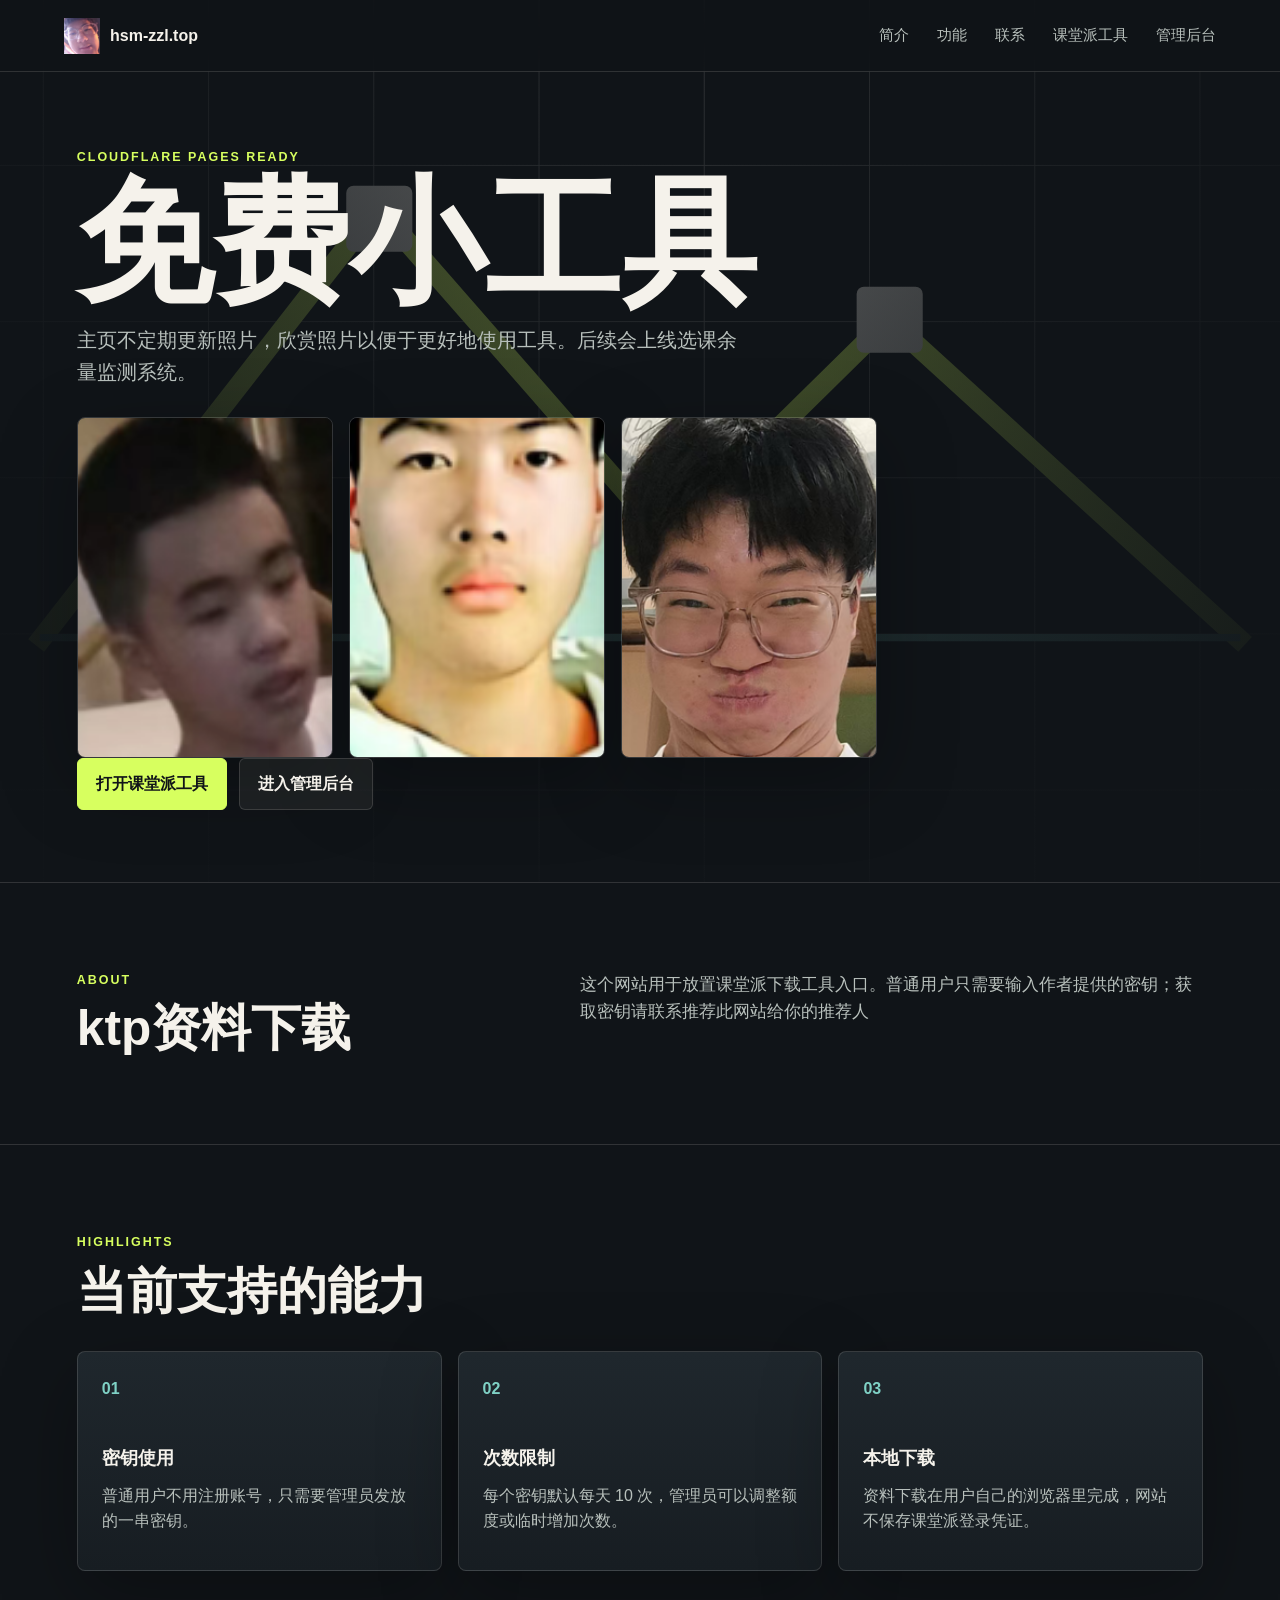
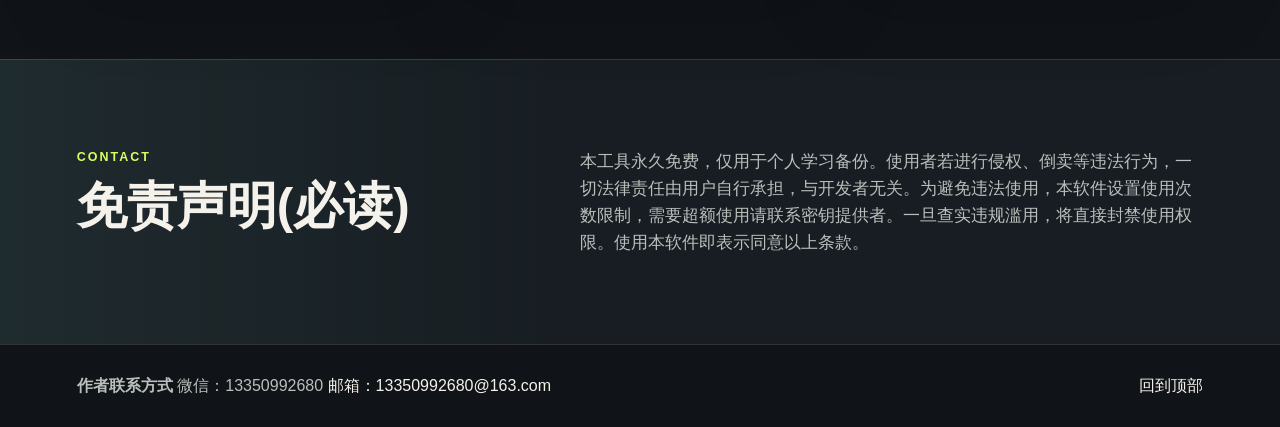
<file: index.html>
﻿<!doctype html>
<html lang="zh-CN">
  <head>
    <meta charset="utf-8">
    <meta name="viewport" content="width=device-width, initial-scale=1">
    <title>hsm-zzl.top</title>
    <meta name="description" content="课堂派资料下载工具入口与个人网站。">
    <meta name="theme-color" content="#101418">
    <meta property="og:title" content="hsm-zzl.top">
    <meta property="og:description" content="课堂派资料下载工具入口。">
    <meta property="og:type" content="website">
    <meta property="og:url" content="https://hsm-zzl.top/">
    <link rel="icon" href="assets/favicon.png" type="image/png">
    <link rel="stylesheet" href="style.css">
  </head>
  <body>
    <header class="site-header" aria-label="主导航">
      <a class="brand" href="#top" aria-label="hsm-zzl.top 首页">
        <img src="assets/logo.png" alt="网站标志" width="36" height="36">
        <span>hsm-zzl.top</span>
      </a>
      <nav>
        <a href="#about">简介</a>
        <a href="#features">功能</a>
        <a href="#contact">联系</a>
        <a href="ktp/index.html">课堂派工具</a>
        <a href="ktp/admin/index.html">管理后台</a>
      </nav>
    </header>
    <main id="top">
      <section class="hero" aria-labelledby="hero-title">
        <div class="hero-media" aria-hidden="true"></div>
        <div class="hero-content">
          <p class="eyebrow">Cloudflare Pages Ready</p>
          <h1 id="hero-title">免费小工具</h1>
          <p class="hero-copy">主页不定期更新照片，欣赏照片以便于更好地使用工具。后续会上线选课余量监测系统。</p>
          <div class="hero-gallery">
            <img src="assets/hero.png" alt="首页图片">
            <img src="assets/pdio.png" alt="展示图片">
            <img src="assets/xiaopin.png" alt="展示图片">
          </div>
          <div class="hero-actions" aria-label="主要操作">
            <a class="button primary" href="ktp/index.html">打开课堂派工具</a>
            <a class="button secondary" href="ktp/admin/index.html">进入管理后台</a>
          </div>
        </div>
      </section>
      <section id="about" class="section intro" aria-labelledby="about-title">
        <div><p class="section-label">About</p><h2 id="about-title">ktp资料下载</h2></div>
        <p>这个网站用于放置课堂派下载工具入口。普通用户只需要输入作者提供的密钥；获取密钥请联系推荐此网站给你的推荐人</p>
      </section>
      <section id="features" class="section" aria-labelledby="features-title">
        <div class="section-heading"><p class="section-label">Highlights</p><h2 id="features-title">当前支持的能力</h2></div>
        <div class="feature-grid">
          <article class="feature-card"><span class="feature-number">01</span><h3>密钥使用</h3><p>普通用户不用注册账号，只需要管理员发放的一串密钥。</p></article>
          <article class="feature-card"><span class="feature-number">02</span><h3>次数限制</h3><p>每个密钥默认每天 10 次，管理员可以调整额度或临时增加次数。</p></article>
          <article class="feature-card"><span class="feature-number">03</span><h3>本地下载</h3><p>资料下载在用户自己的浏览器里完成，网站不保存课堂派登录凭证。</p></article>
        </div>
      </section>
      <section id="contact" class="section contact" aria-labelledby="contact-title">
        <div><p class="section-label">Contact</p><h2 id="contact-title">免责声明(必读)</h2></div>
        <p>本工具永久免费，仅用于个人学习备份。使用者若进行侵权、倒卖等违法行为，一切法律责任由用户自行承担，与开发者无关。为避免违法使用，本软件设置使用次数限制，需要超额使用请联系密钥提供者。一旦查实违规滥用，将直接封禁使用权限。使用本软件即表示同意以上条款。</p>
      </section>
    </main>
    <footer class="site-footer">
  <div class="author-contact">
    <strong>作者联系方式</strong>
    <span>微信：13350992680</span>
    <a href="mailto:13350992680@163.com">邮箱：13350992680@163.com</a>
  </div>
  <a href="#top">回到顶部</a>
</footer>
  </body>
</html>
</file>
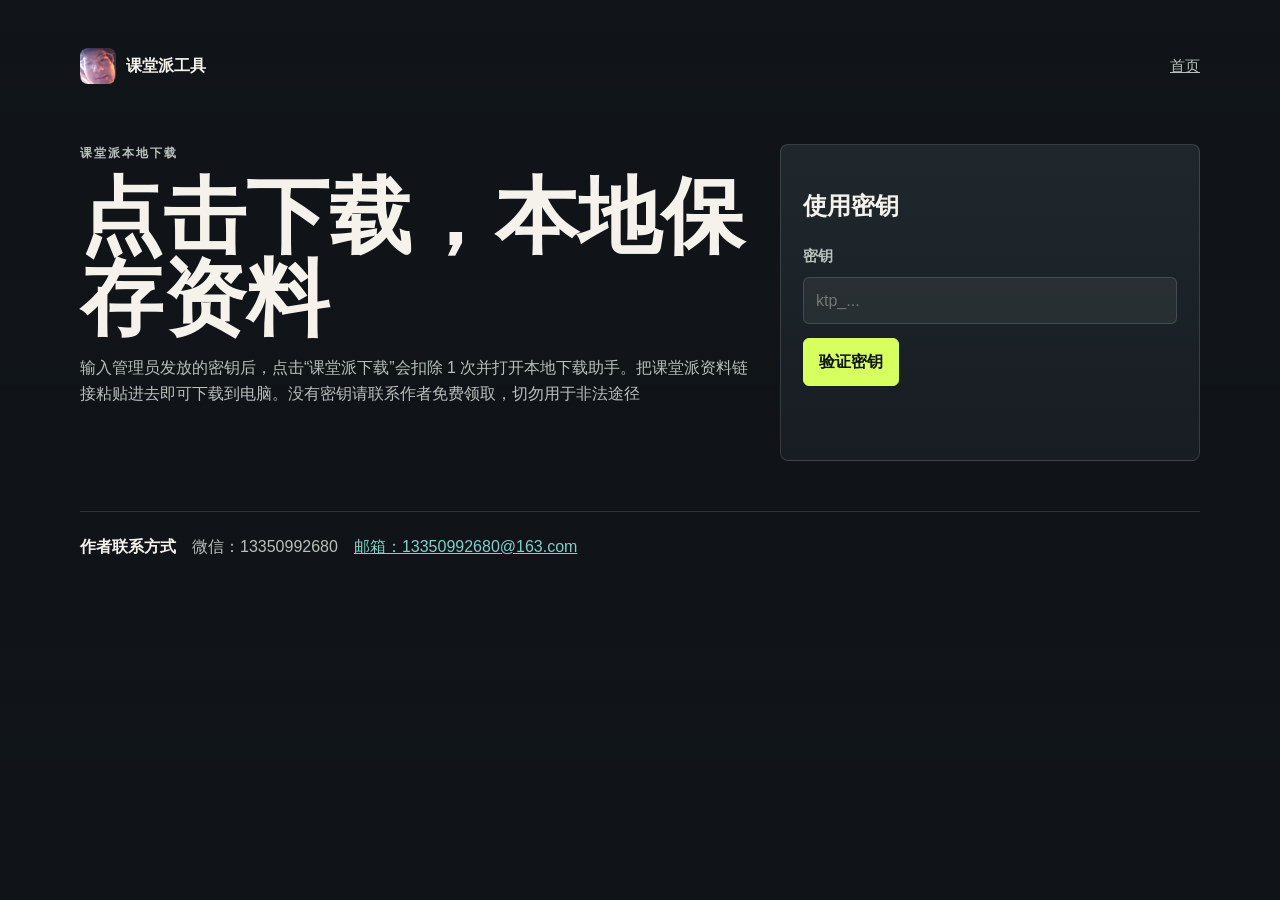
<file: ktp/index.html>
﻿<!doctype html>
<html lang="zh-CN">
  <head>
    <meta charset="utf-8">
    <meta name="viewport" content="width=device-width, initial-scale=1">
    <title>课堂派下载工具</title>
    <meta name="description" content="输入使用密钥后启动本地下载助手，粘贴课堂派资料链接即可下载。">
    <link rel="icon" href="../assets/favicon.png" type="image/png">
    <link rel="stylesheet" href="styles.css">
  </head>
  <body>
    <div class="shell">
      <header class="topbar">
        <a class="brand" href="../index.html"><img src="../assets/logo.png" alt=""><span>课堂派工具</span></a>
        <nav class="nav"><a href="../index.html">首页</a></nav>
      </header>
      <main>
        <section class="hero">
          <div>
            <p class="eyebrow">课堂派本地下载</p>
            <h1>点击下载，本地保存资料</h1>
            <p>输入管理员发放的密钥后，点击“课堂派下载”会扣除 1 次并打开本地下载助手。把课堂派资料链接粘贴进去即可下载到电脑。没有密钥请联系作者免费领取，切勿用于非法途径</p>
            <p id="localHint" class="muted hidden">当前是本地预览模式，只能预览扣次流程；真实下载需要部署到网站并安装本地助手。</p>
          </div>
          <form id="keyPanel" class="panel">
            <h2>使用密钥</h2>
            <label class="field"><span>密钥</span><input id="accessKey" autocomplete="off" placeholder="ktp_..." required></label>
            <button class="primary" type="submit">验证密钥</button>
            <p id="keyStatus" class="status"></p>
          </form>
          <aside id="accountPanel" class="panel hidden">
            <h2>今日额度</h2>
            <p id="keyName" class="muted"></p>
            <div class="quota">
              <div class="stat"><strong id="quotaRemaining">0</strong><span>剩余</span></div>
              <div class="stat"><strong id="quotaUsed">0</strong><span>已用</span></div>
              <div class="stat"><strong id="quotaLimit">10</strong><span>每日</span></div>
            </div>
            <div class="actions" style="margin-top: 14px;"><button id="clearKeyButton" type="button">清除密钥</button></div>
          </aside>
        </section>
        <section id="toolPanel" class="grid two hidden">
          <article class="panel">
            <h2>本地下载</h2>
            <p class="muted">首次使用先安装本地助手。安装完成后，点击下面按钮会打开本地窗口。</p>
            <div class="actions">
              <button id="downloadButton" class="primary" type="button">课堂派下载</button>
              <a id="openHelperLink" class="button primary hidden" href="#">打开本地助手</a>
              <a class="button" href="https://github.com/Jenny-handsome/hsm-zzl-site/releases/latest/download/ktp-local-helper.zip">下载本地助手</a>
            </div>
            <p id="downloadStatus" class="status"></p>
          </article>
          <article class="panel">
            <h2>使用方法</h2>
            <p class="muted">1. 先在 Edge 或 Chrome 登录课堂派。</p>
            <p class="muted">2. 在本页输入密钥并点击“课堂派下载”。</p>
            <p class="muted">3. 本地窗口打开后，粘贴课堂派资料链接并开始下载。</p>
            <p class="muted">下载时只在你的电脑读取课堂派登录状态，网站不会保存课堂派 token。</p>
          </article>
        </section>
      </main>
      <footer class="tool-footer">
        <div class="author-contact">
          <strong>作者联系方式</strong>
          <span>微信：13350992680</span>
          <a href="mailto:13350992680@163.com">邮箱：13350992680@163.com</a>
        </div>
      </footer>
    </div>
    <script src="app.js" defer></script>
  </body>
</html>
</file>
<file: style.css>
:root {
  color-scheme: dark;
  --bg: #101418;
  --panel: #171d22;
  --panel-strong: #1f272d;
  --text: #f5f2eb;
  --muted: #b8c0bc;
  --line: rgba(245, 242, 235, 0.14);
  --accent: #d7ff5f;
  --accent-strong: #7fd1c5;
  --ink: #101418;
  --shadow: 0 24px 80px rgba(0, 0, 0, 0.28);
}

* {
  box-sizing: border-box;
}

html {
  scroll-behavior: smooth;
}

body {
  margin: 0;
  min-width: 320px;
  background:
    linear-gradient(180deg, rgba(16, 20, 24, 0.86), var(--bg) 680px),
    #101418;
  color: var(--text);
  font-family:
    Inter, "Segoe UI", "PingFang SC", "Microsoft YaHei", Arial, sans-serif;
  line-height: 1.6;
}

a {
  color: inherit;
  text-decoration: none;
}

img {
  display: block;
  max-width: 100%;
}

.site-header {
  position: fixed;
  z-index: 10;
  top: 0;
  left: 0;
  right: 0;
  display: flex;
  align-items: center;
  justify-content: space-between;
  gap: 24px;
  min-height: 72px;
  padding: 0 clamp(20px, 5vw, 72px);
  border-bottom: 1px solid var(--line);
  background: rgba(16, 20, 24, 0.78);
  backdrop-filter: blur(18px);
}

.brand {
  display: inline-flex;
  align-items: center;
  gap: 10px;
  min-width: 0;
  font-weight: 750;
  letter-spacing: 0;
}

.brand span {
  overflow-wrap: anywhere;
}

.site-header nav {
  display: flex;
  align-items: center;
  gap: clamp(12px, 3vw, 28px);
  color: var(--muted);
  font-size: 0.95rem;
  white-space: nowrap;
}

.site-header a:hover {
  color: var(--accent);
}

.hero {
  position: relative;
  display: grid;
  align-items: end;
  min-height: min(760px, 92vh);
  padding: 148px clamp(20px, 6vw, 84px) 72px;
  overflow: hidden;
}

.hero-media {
  position: absolute;
  inset: 0;
  background:
    linear-gradient(90deg, rgba(16, 20, 24, 0.9) 0%, rgba(16, 20, 24, 0.5) 54%, rgba(16, 20, 24, 0.9) 100%),
    linear-gradient(180deg, rgba(16, 20, 24, 0.14), rgba(16, 20, 24, 0.92)),
    url("assets/hero-pattern.svg") center / cover no-repeat;
  transform: scale(1.02);
}

.hero-content {
  position: relative;
  max-width: 800px;
}

.eyebrow,
.section-label {
  margin: 0 0 12px;
  color: var(--accent);
  font-size: 0.78rem;
  font-weight: 800;
  letter-spacing: 0.16em;
  text-transform: uppercase;
}

h1,
h2,
h3,
p {
  margin-top: 0;
}

h1 {
  margin-bottom: 20px;
  font-size: clamp(3.25rem, 13vw, 8.5rem);
  line-height: 0.92;
  letter-spacing: 0;
}

h2 {
  margin-bottom: 0;
  font-size: clamp(1.7rem, 4vw, 3.1rem);
  line-height: 1.08;
  letter-spacing: 0;
}

h3 {
  margin-bottom: 10px;
  font-size: 1.15rem;
}

.hero-copy {
  max-width: 660px;
  margin-bottom: 28px;
  color: var(--muted);
  font-size: clamp(1rem, 2.4vw, 1.24rem);
}

.hero-actions {
  display: flex;
  flex-wrap: wrap;
  gap: 12px;
}

.button {
  display: inline-flex;
  align-items: center;
  justify-content: center;
  min-height: 46px;
  padding: 12px 18px;
  border: 1px solid var(--line);
  border-radius: 6px;
  font-weight: 750;
  transition:
    transform 180ms ease,
    border-color 180ms ease,
    background-color 180ms ease;
}

.button:hover {
  transform: translateY(-2px);
}

.button.primary {
  border-color: var(--accent);
  background: var(--accent);
  color: var(--ink);
}

.button.secondary {
  background: rgba(245, 242, 235, 0.06);
}

.section {
  padding: 88px clamp(20px, 6vw, 84px);
  border-top: 1px solid var(--line);
}

.intro,
.contact {
  display: grid;
  grid-template-columns: minmax(220px, 0.8fr) minmax(260px, 1.2fr);
  gap: clamp(28px, 7vw, 88px);
  align-items: start;
}

.section > p,
.intro > p,
.contact > p {
  max-width: 760px;
  margin-bottom: 0;
  color: var(--muted);
  font-size: 1.06rem;
}

.section-heading {
  max-width: 760px;
  margin-bottom: 32px;
}

.feature-grid {
  display: grid;
  grid-template-columns: repeat(3, minmax(0, 1fr));
  gap: 16px;
}

.feature-card {
  min-height: 220px;
  padding: 24px;
  border: 1px solid var(--line);
  border-radius: 8px;
  background: linear-gradient(180deg, var(--panel-strong), var(--panel));
  box-shadow: var(--shadow);
}

.feature-number {
  display: inline-block;
  margin-bottom: 42px;
  color: var(--accent-strong);
  font-weight: 850;
}

.feature-card p {
  margin-bottom: 0;
  color: var(--muted);
}

.contact {
  background:
    linear-gradient(90deg, rgba(127, 209, 197, 0.08), transparent 44%),
    var(--panel);
}

.site-footer {
  display: flex;
  align-items: center;
  justify-content: space-between;
  gap: 16px;
  padding: 28px clamp(20px, 6vw, 84px);
  border-top: 1px solid var(--line);
  color: var(--muted);
}

.site-footer a {
  color: var(--text);
}

@media (max-width: 780px) {
  .site-header {
    min-height: 66px;
    padding-inline: 18px;
  }

  .site-header nav {
    gap: 14px;
    font-size: 0.88rem;
  }

  .hero {
    min-height: 720px;
    padding: 122px 20px 56px;
  }

  .intro,
  .contact,
  .feature-grid {
    grid-template-columns: 1fr;
  }

  .section {
    padding: 64px 20px;
  }
}

@media (max-width: 520px) {
  .brand span {
    max-width: 132px;
  }

  .site-header nav {
    gap: 10px;
  }

  .hero-actions,
  .button {
    width: 100%;
  }

  .site-footer {
    align-items: flex-start;
    flex-direction: column;
  }
}
.hero-gallery {
    display: grid;
    grid-template-columns: repeat(3, minmax(0, 1fr));
    gap: 16px;
    width: min(100%, 980px);
    margin-top: 28px;
}

    .hero-gallery img {
        width: 100%;
        aspect-ratio: 3 / 4;
        object-fit: cover;
        border-radius: 8px;
        border: 1px solid rgba(245, 242, 235, 0.16);
        box-shadow: 0 24px 80px rgba(0, 0, 0, 0.28);
    }

@media (max-width: 780px) {
    .hero-gallery {
        grid-template-columns: 1fr;
    }
}
</file>
<file: ktp/styles.css>
:root {
  color-scheme: dark;
  --bg: #101418;
  --panel: #171d22;
  --panel-strong: #1f272d;
  --text: #f5f2eb;
  --muted: #b8c0bc;
  --line: rgba(245, 242, 235, 0.14);
  --accent: #d7ff5f;
  --accent-strong: #7fd1c5;
  --danger: #ff7a7a;
  --ink: #101418;
}

* {
  box-sizing: border-box;
}

body {
  min-width: 320px;
  margin: 0;
  background:
    linear-gradient(180deg, rgba(16, 20, 24, 0.9), var(--bg) 520px),
    var(--bg);
  color: var(--text);
  font-family: Inter, "Segoe UI", "PingFang SC", "Microsoft YaHei", Arial, sans-serif;
  line-height: 1.6;
}

a {
  color: inherit;
}

button,
input,
select,
textarea {
  font: inherit;
}

.shell {
  width: min(1120px, calc(100% - 40px));
  margin: 0 auto;
  padding: 32px 0 56px;
}

.topbar {
  display: flex;
  align-items: center;
  justify-content: space-between;
  gap: 16px;
  padding: 16px 0 28px;
}

.brand {
  display: inline-flex;
  align-items: center;
  gap: 10px;
  color: var(--text);
  text-decoration: none;
  font-weight: 800;
}

.brand img {
  width: 36px;
  height: 36px;
  border-radius: 8px;
}

.nav {
  display: flex;
  flex-wrap: wrap;
  gap: 10px;
  color: var(--muted);
  font-size: 0.95rem;
}

.hero {
  display: grid;
  grid-template-columns: minmax(0, 1fr) minmax(320px, 420px);
  gap: 28px;
  align-items: start;
  padding: 32px 0 22px;
}

.hero h1 {
  margin: 0 0 16px;
  font-size: clamp(2.3rem, 8vw, 5.2rem);
  line-height: 0.98;
  letter-spacing: 0;
}

.hero p,
.muted {
  color: var(--muted);
}

.eyebrow {
  margin: 0 0 12px;
  color: var(--accent);
  font-size: 0.78rem;
  font-weight: 800;
  letter-spacing: 0.16em;
  text-transform: uppercase;
}

.panel {
  padding: 22px;
  border: 1px solid var(--line);
  border-radius: 8px;
  background: linear-gradient(180deg, var(--panel-strong), var(--panel));
}

.hidden {
  display: none !important;
}

.grid {
  display: grid;
  gap: 16px;
}

.grid.two {
  grid-template-columns: repeat(2, minmax(0, 1fr));
}

.grid.three {
  grid-template-columns: repeat(3, minmax(0, 1fr));
}

.field {
  display: grid;
  gap: 8px;
  margin-bottom: 14px;
}

.field span,
.label {
  color: var(--muted);
  font-size: 0.92rem;
  font-weight: 700;
}

input,
select,
textarea {
  width: 100%;
  min-height: 44px;
  padding: 10px 12px;
  border: 1px solid var(--line);
  border-radius: 6px;
  outline: none;
  background: rgba(245, 242, 235, 0.06);
  color: var(--text);
}

textarea {
  min-height: 90px;
  resize: vertical;
}

input:focus,
select:focus,
textarea:focus {
  border-color: var(--accent-strong);
}

.actions {
  display: flex;
  flex-wrap: wrap;
  gap: 10px;
  align-items: center;
}

.button,
button {
  display: inline-flex;
  align-items: center;
  justify-content: center;
  min-height: 44px;
  padding: 10px 15px;
  border: 1px solid var(--line);
  border-radius: 6px;
  background: rgba(245, 242, 235, 0.06);
  color: var(--text);
  cursor: pointer;
  text-decoration: none;
  font-weight: 800;
}

.button.primary,
button.primary {
  border-color: var(--accent);
  background: var(--accent);
  color: var(--ink);
}

.button.danger,
button.danger {
  border-color: rgba(255, 122, 122, 0.45);
  color: var(--danger);
}

button:disabled {
  cursor: not-allowed;
  opacity: 0.55;
}

.quota {
  display: grid;
  grid-template-columns: repeat(3, minmax(0, 1fr));
  gap: 10px;
}

.stat {
  min-height: 90px;
  padding: 16px;
  border: 1px solid var(--line);
  border-radius: 8px;
  background: rgba(245, 242, 235, 0.045);
}

.stat strong {
  display: block;
  font-size: 2rem;
  line-height: 1;
}

.stat span {
  color: var(--muted);
  font-size: 0.88rem;
}

.status {
  min-height: 24px;
  margin-top: 12px;
  color: var(--muted);
}

.status.error {
  color: var(--danger);
}

.status.ok {
  color: var(--accent-strong);
}

.ticket {
  display: grid;
  gap: 12px;
  margin-top: 16px;
  padding: 16px;
  border: 1px solid rgba(127, 209, 197, 0.28);
  border-radius: 8px;
  background: rgba(127, 209, 197, 0.07);
}

.code {
  overflow-wrap: anywhere;
  padding: 12px;
  border: 1px solid var(--line);
  border-radius: 6px;
  background: rgba(0, 0, 0, 0.22);
  color: var(--accent);
  font-family: Consolas, "SFMono-Regular", monospace;
  font-size: 0.9rem;
}

.table-wrap {
  overflow-x: auto;
}

table {
  width: 100%;
  border-collapse: collapse;
  min-width: 760px;
}

th,
td {
  padding: 12px;
  border-bottom: 1px solid var(--line);
  text-align: left;
  vertical-align: top;
}

th {
  color: var(--muted);
  font-size: 0.88rem;
}

.badge {
  display: inline-flex;
  align-items: center;
  min-height: 24px;
  padding: 2px 8px;
  border: 1px solid var(--line);
  border-radius: 999px;
  color: var(--muted);
  font-size: 0.82rem;
  font-weight: 800;
}

.badge.ok {
  border-color: rgba(127, 209, 197, 0.45);
  color: var(--accent-strong);
}

.badge.danger {
  border-color: rgba(255, 122, 122, 0.45);
  color: var(--danger);
}

.small-form {
  display: flex;
  gap: 8px;
  align-items: center;
}

.small-form input {
  min-width: 80px;
}

@media (max-width: 860px) {
  .hero,
  .grid.two,
  .grid.three,
  .quota {
    grid-template-columns: 1fr;
  }

  .shell {
    width: min(100% - 32px, 1120px);
  }
}
.tool-footer {
  margin-top: 28px;
  padding: 22px 0 30px;
  border-top: 1px solid var(--line);
  color: var(--muted);
}

.author-contact {
  display: flex;
  flex-wrap: wrap;
  gap: 10px 16px;
  align-items: center;
}

.author-contact strong {
  color: var(--text);
}

.author-contact a {
  color: var(--accent-strong);
}
</file>
